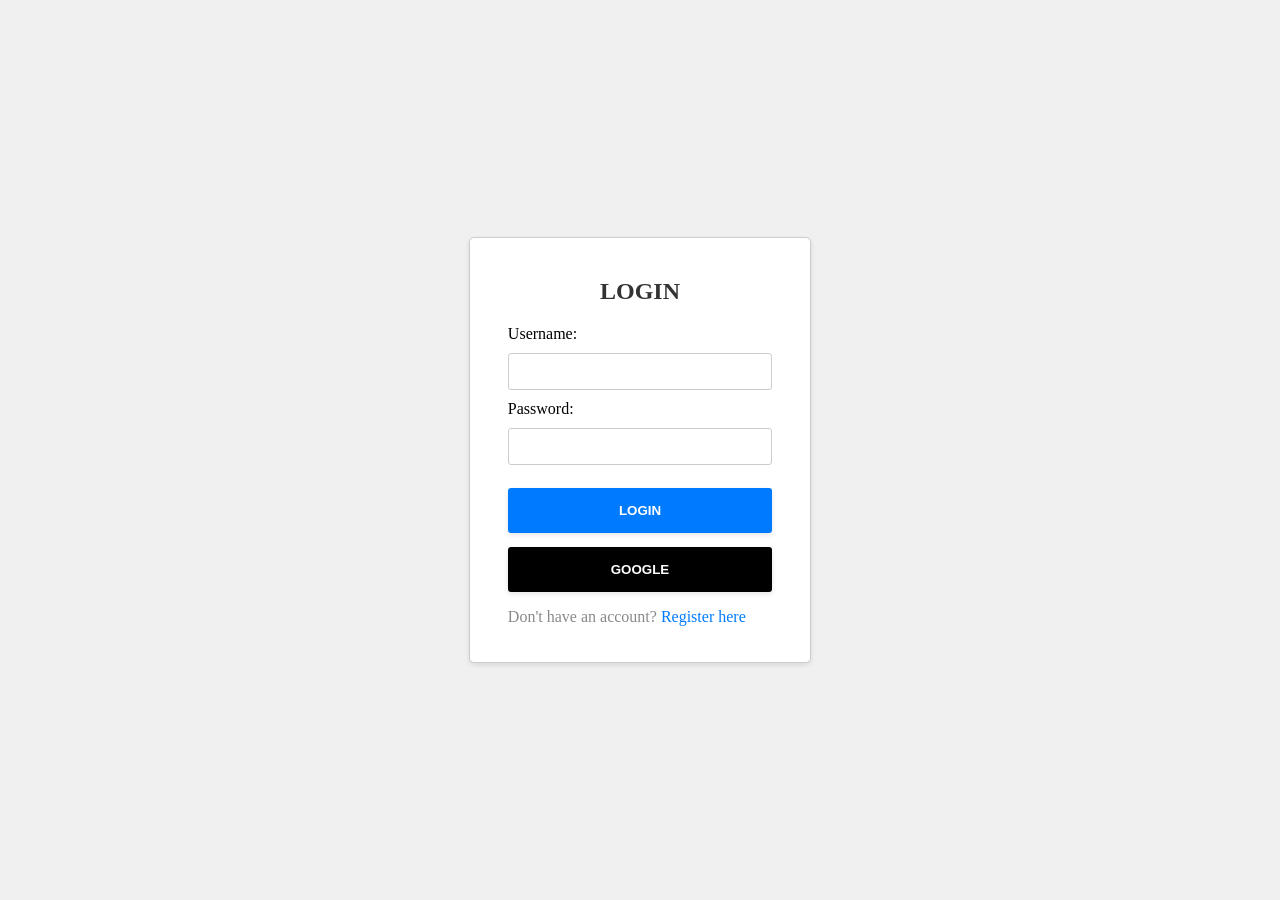
<file: FrontEnd/index.html>
<!DOCTYPE html>
<html lang="en">

<head>
    <meta charset="UTF-8">
    <meta name="viewport" content="width=device-width, initial-scale=1.0">
    <link rel="stylesheet" href="styles.css">
    <title>Login Page</title>
</head>

<body>

    <div class="container">
        <div class="loginContainer">
            <h2>LOGIN</h2>
            <form action="/login" method="post">
                <div>
                    <label for="username">Username:</label>
                    <input class="inputField" type="text" id="username" name="username" required>
                </div>
                <div>
                    <label for="password">Password:</label>
                    <input class="inputField" type="password" id="password" name="password" required>
                </div>
                <div>
                    <button class="loginButton btn-bg-blue" type="submit">Login</button>
                    <button class="loginButton bg-black" type="submit">Google</button>
                <div >
                    <div ></div>
                        <p style=" color: rgb(137, 137, 137);"> Don't have an account? <a href="register.html">Register here</a></p>
                </div>



                </div>
            </form>
        </div>
    </div>

</body>

</html>
</file>
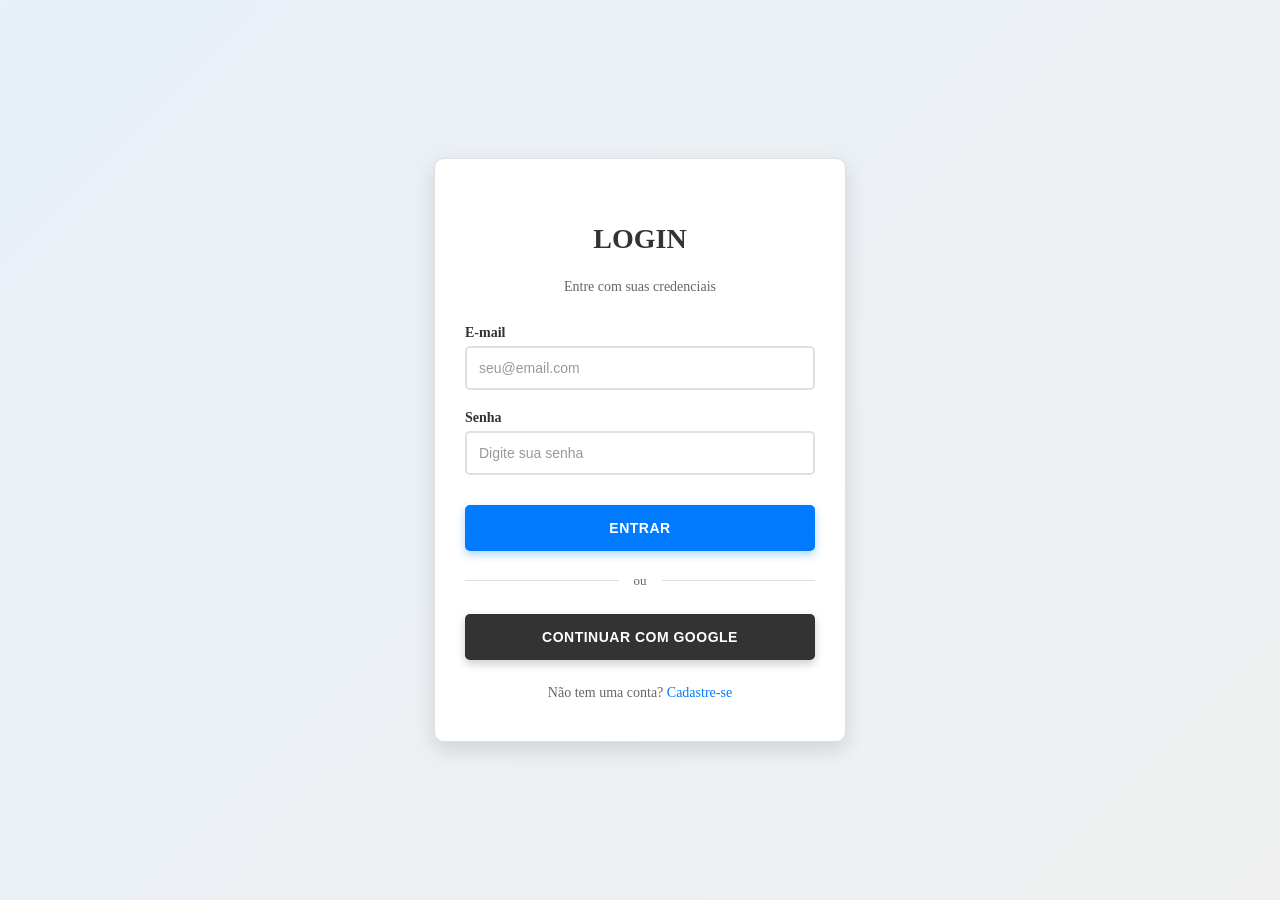
<file: FrontEnd/src/html/index.html>
<!DOCTYPE html>
<html lang="pt-BR">
<head>
    <meta charset="UTF-8">
    <meta name="viewport" content="width=device-width, initial-scale=1.0">
    <link rel="stylesheet" href="../styles/styles.css">
    <title>Login Page</title>
   
</head>
<body>
    <!-- Modal para loading -->
    <div id="loadingModal" class="modal">
        <div class="modal-content">
            <div class="loading-spinner"></div>
            <p>Fazendo login...</p>
        </div>
    </div>
    
    <div class="container">
        <div class="loginContainer">
            <h2>LOGIN</h2>
            <p class="subtitle">Entre com suas credenciais</p>
            
            <form id="loginForm" style="width: 100%;">
                <div class="inputGroup">
                    <label class="inputLabel" for="email">E-mail</label>
                    <input 
                        class="inputField" 
                        type="email" 
                        id="email" 
                        name="email" 
                        placeholder="seu@email.com"
                        required
                    >
                </div>
                
                <div class="inputGroup">
                    <label class="inputLabel" for="password">Senha</label>
                    <input 
                        class="inputField" 
                        type="password" 
                        id="password" 
                        name="password" 
                        placeholder="Digite sua senha"
                        required
                    >
                </div>
                
                <button class="loginButton btn-bg-blue" type="button" id="loginBtn">
                    Entrar
                </button>
                
                <div class="divider">
                    <span>ou</span>
                </div>
                
                <button class="loginButton bg-black" type="button" id="googleBtn">
                    Continuar com Google
                </button>
            </form>
            
            <div class="registerLink">
                Não tem uma conta? <a href="register.html">Cadastre-se</a>
            </div>
        </div>
    </div>
    
    <script type="module" src="../js/login/index.js"></script>
</body>
</html>
</file>
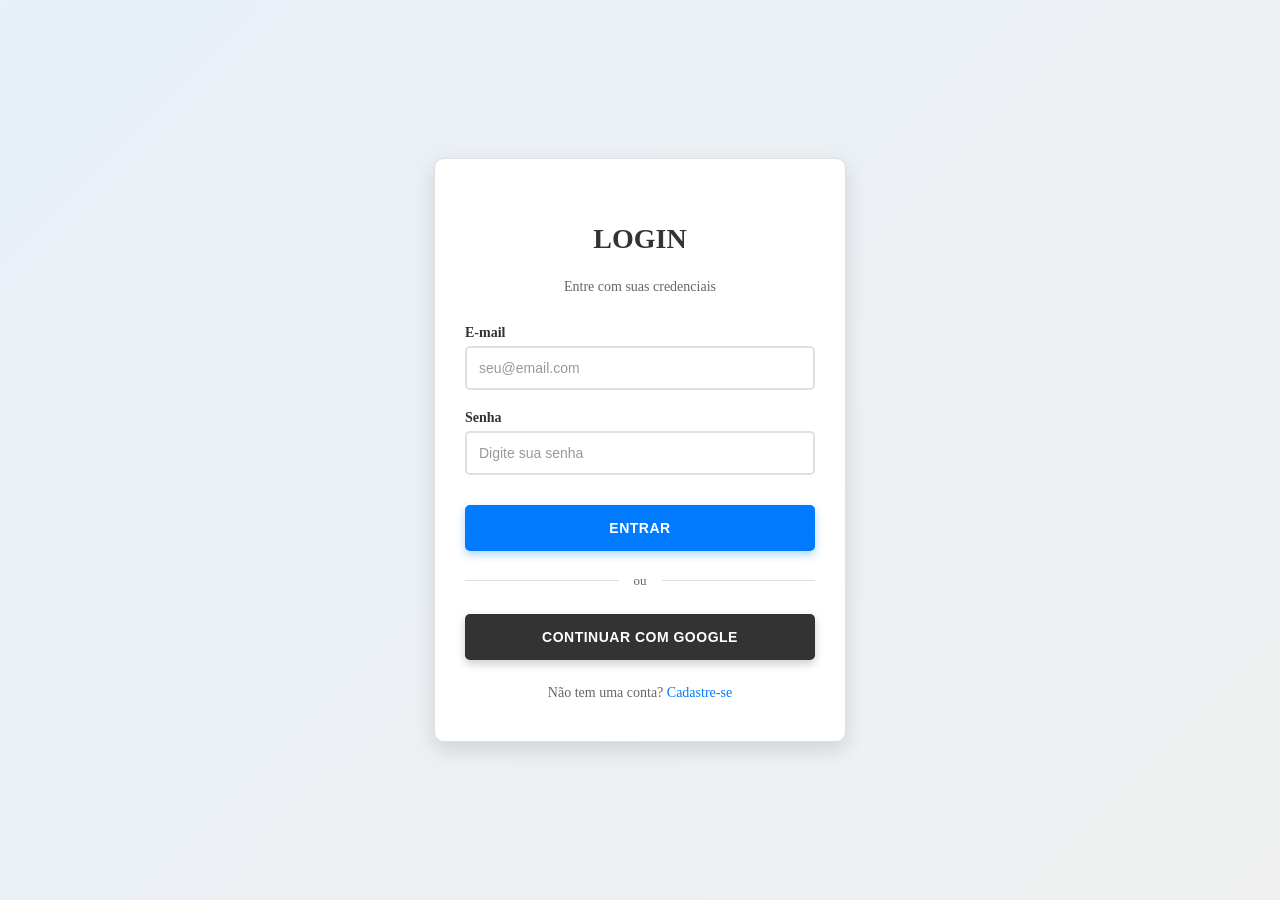
<file: FrontEnd/src/html/dashboard.html>
<!DOCTYPE html>
<html lang="en">
<head>
    <meta charset="UTF-8">
    <meta name="viewport" content="width=device-width, initial-scale=1.0">
    <link rel="stylesheet" href="../styles/dashboard.css">
    <title>Dashboard</title>
</head>
<body>
    <div class="dashboard-container">
        <div class="user-box">
            <h1 id="userName">John Doe</h1>
            <div class="button-group">
                <button id="deleteBtn" class="delete-btn">Deletar Conta</button>
                <button id="logoutBtn" class="logout-btn">Sair</button>
            </div>
        </div>
    </div>
<script src="../js/dashboard/dashboard.js" type="module"></script>
</body>
</html>
</file>
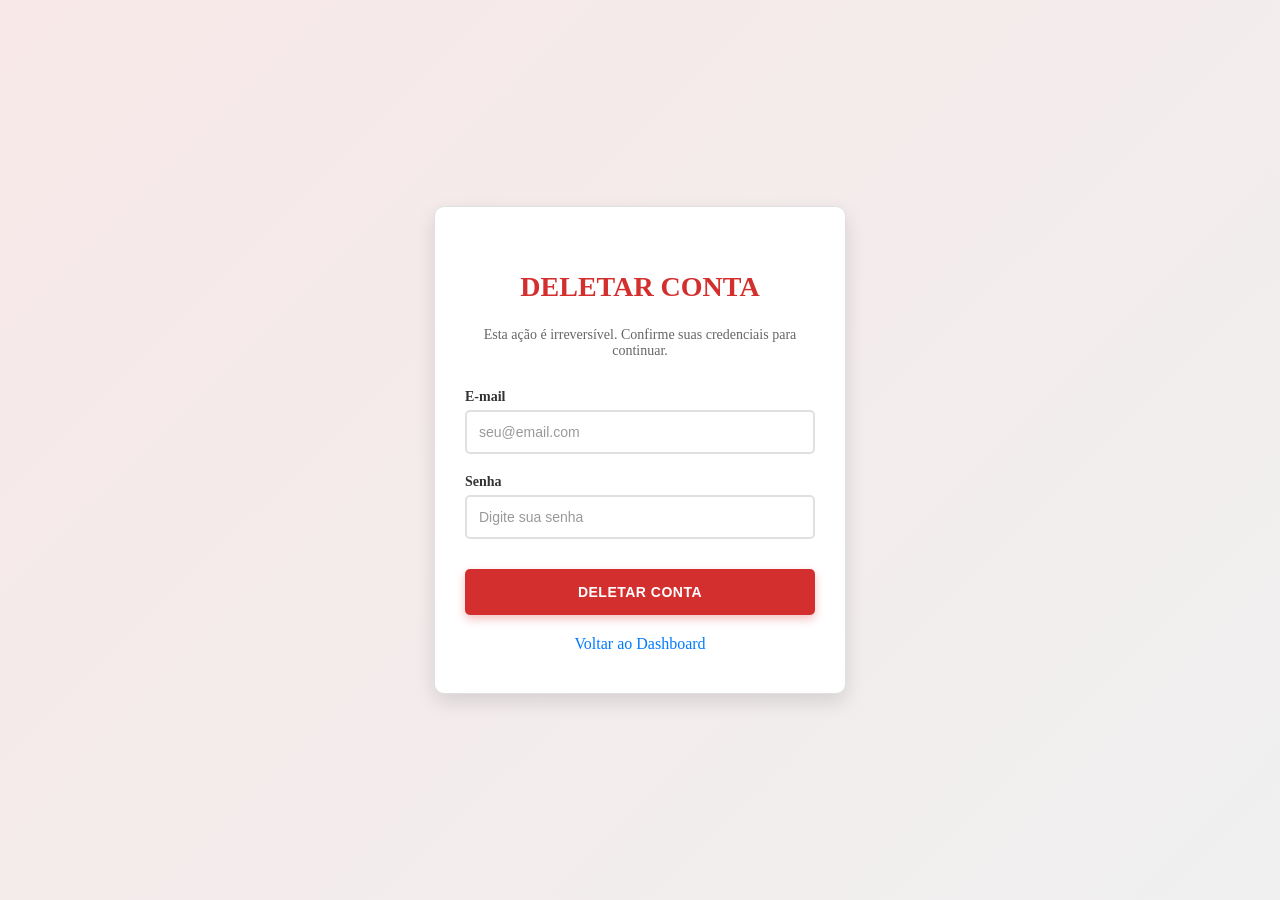
<file: FrontEnd/src/html/delete.html>
<!DOCTYPE html>
<html lang="pt-BR">
<head>
    <meta charset="UTF-8">
    <meta name="viewport" content="width=device-width, initial-scale=1.0">
    <link rel="stylesheet" href="../styles/delete.css">
    <title>Deletar Conta</title>
</head>
<body>
    <div id="loadingModal" class="modal">
        <div class="modal-content">
            <div class="loading-spinner"></div>
            <p>Deletando conta...</p>
        </div>
    </div>
    
    <div class="container">
        <div class="deleteContainer">
            <h2>DELETAR CONTA</h2>
            <p class="subtitle">Esta ação é irreversível. Confirme suas credenciais para continuar.</p>
            
            <form id="deleteForm" style="width: 100%;">
                <div class="inputGroup">
                    <label class="inputLabel" for="email">E-mail</label>
                    <input 
                        class="inputField" 
                        type="email" 
                        id="email" 
                        name="email" 
                        placeholder="seu@email.com"
                        required
                    >
                </div>
                
                <div class="inputGroup">
                    <label class="inputLabel" for="password">Senha</label>
                    <input 
                        class="inputField" 
                        type="password" 
                        id="password" 
                        name="password" 
                        placeholder="Digite sua senha"
                        required
                    >
                </div>
                
                <button class="deleteButton btn-bg-red" type="button" id="deleteBtn">
                    Deletar Conta
                </button>
            </form>
            
            <div class="backLink">
                <a href="dashboard.html">Voltar ao Dashboard</a>
            </div>
        </div>
    </div>
    
    <script type="module" src="../js/delete/delete.js"></script>
</body>
</html>
</file>
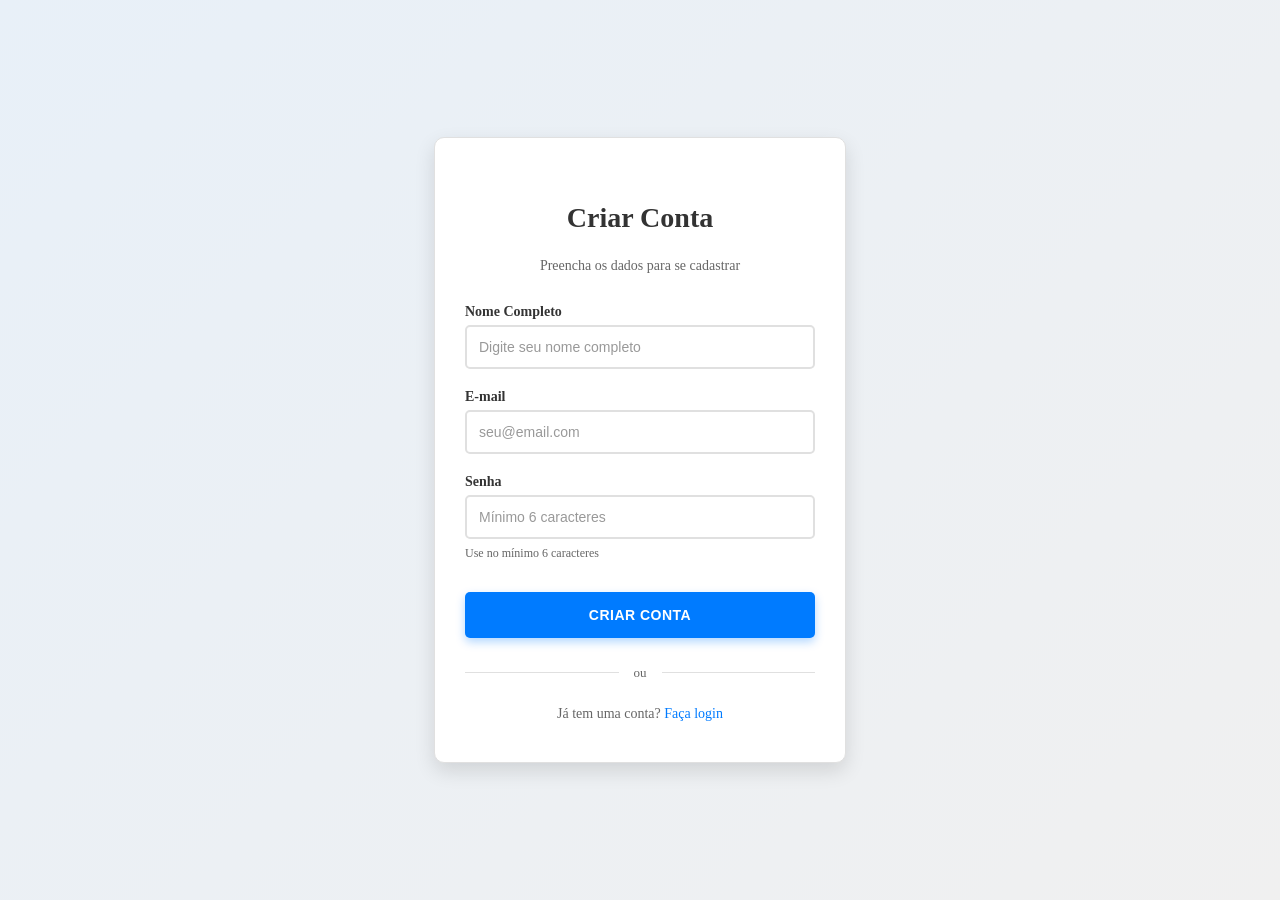
<file: FrontEnd/src/html/register.html>
<!DOCTYPE html>
<html lang="pt-BR">
<head>
    <meta charset="UTF-8">
    <meta name="viewport" content="width=device-width, initial-scale=1.0">
    <title>Criar Conta</title>
    <link rel="stylesheet" href="../styles/register.css">
</head>
<body>
    <div class="container">
        <div class="loginContainer">
            <h2>Criar Conta</h2>
            <p class="subtitle">Preencha os dados para se cadastrar</p>
            
            <form id="registerForm" style="width: 100%;">
                <div class="inputGroup">
                    <label class="inputLabel" for="name">Nome Completo</label>
                    <input 
                        type="text" 
                        id="name" 
                        class="inputField" 
                        placeholder="Digite seu nome completo"
                        required
                    >
                </div>
                
                <div class="inputGroup">
                    <label class="inputLabel" for="email">E-mail</label>
                    <input 
                        type="email" 
                        id="email" 
                        class="inputField" 
                        placeholder="seu@email.com"
                        required
                    >
                </div>
                
                <div class="inputGroup">
                    <label class="inputLabel" for="password">Senha</label>
                    <input 
                        type="password" 
                        id="password" 
                        class="inputField" 
                        placeholder="Mínimo 6 caracteres"
                        required
                        minlength="6"
                    >
                    <div class="passwordRequirements">
                        Use no mínimo 6 caracteres
                    </div>
                </div>
                
                <button type="submit" class="loginButton btn-bg-blue">
                    Criar Conta
                </button>
            </form>
            
            <div class="divider">
                <span>ou</span>
            </div>
            
            <div class="loginLink">
                Já tem uma conta? <a href="./index.html">Faça login</a>
            </div>
        </div>
    </div>
    
    <script type="module" src="../js/register/register.js"></script>
</body>
</html>
</file>
<file: FrontEnd/styles.css>
body, html{
  height: 100%;
    margin: 0;
    user-select: none;
}
a{
    text-decoration: none;
    color: #007BFF;
}
.container {
    height: 100%;
    width:  100%;
    display: flex;
    justify-content: center;
    align-items: center;
    background-color: #f0f0f0;


}

.loginContainer {
    align-items: center;
    display: flex;
    flex-direction: column;
    width: 300px;
    padding: 20px;
    border: 1px solid #ccc;
    border-radius: 5px;
    background-color: #fff;
    box-shadow: 0 2px 5px rgba(0, 0, 0, 0.1);
}
.loginContainer h2 {
    margin-bottom: 20px;
    color: #333;
    font-weight: bold;
    font-family: 'Times New Roman', Times, serif
}

.inputField {
    width: 100%;
    padding: 10px;
    margin: 10px 0;
    border: 1px solid #ccc;
    border-radius: 3px;
    box-sizing: border-box;
}

.loginButton {
    width: 100%;
    padding: 15px;
    color: white;
    border: none;
    border-radius: 3px;
    cursor: pointer;
        box-shadow: 0 2px 5px rgba(0, 0, 0, 0.1);
        text-transform: uppercase;
        font-weight: bold;
        margin-top: 1em;

}
.btn-bg-blue:hover {
    background-color: #1066cc;
}
.bg-black {
    background-color: black;
}
.bg-white {
    background-color: white;
}
.btn-bg-blue {
    background-color: #007BFF;
}
</file>
<file: FrontEnd/src/styles/styles.css>
body, html {
            height: 100%;
            margin: 0;
            user-select: none;
            font-family: 'Times New Roman', Times, serif;
        }
        
        a {
            text-decoration: none;
            color: #007BFF;
            transition: color 0.3s ease;
        }
        
        a:hover {
            color: #1066cc;
        }
        
        .container {
            height: 100%;
            width: 100%;
            display: flex;
            justify-content: center;
            align-items: center;
            background: linear-gradient(135deg, #e8f0f8 0%, #f0f0f0 100%);
        }
        
        .loginContainer {
            align-items: center;
            display: flex;
            flex-direction: column;
            width: 350px;
            padding: 40px 30px;
            border: 1px solid #e0e0e0;
            border-radius: 10px;
            background-color: #fff;
            box-shadow: 0 8px 20px rgba(0, 0, 0, 0.12);
        }
        
        .loginContainer h2 {
            margin-bottom: 10px;
            color: #333;
            font-weight: bold;
            font-size: 28px;
        }
        
        .subtitle {
            color: #666;
            font-size: 14px;
            margin-bottom: 30px;
            text-align: center;
        }
        
        .inputGroup {
            width: 100%;
            margin-bottom: 20px;
        }
        
        .inputLabel {
            display: block;
            margin-bottom: 5px;
            color: #333;
            font-size: 14px;
            font-weight: 600;
        }
        
        .inputField {
            width: 100%;
            padding: 12px;
            border: 2px solid #e0e0e0;
            border-radius: 5px;
            box-sizing: border-box;
            font-size: 14px;
            transition: all 0.3s ease;
        }
        
        .inputField:focus {
            outline: none;
            border-color: #007BFF;
            box-shadow: 0 0 0 3px rgba(0, 123, 255, 0.1);
        }
        
        .inputField::placeholder {
            color: #999;
        }
        
        .loginButton {
            width: 100%;
            padding: 15px;
            color: white;
            border: none;
            border-radius: 5px;
            cursor: pointer;
            text-transform: uppercase;
            font-weight: bold;
            font-size: 14px;
            letter-spacing: 0.5px;
            margin-top: 10px;
            transition: all 0.3s ease;
        }
        
        .btn-bg-blue {
            background-color: #007BFF;
            box-shadow: 0 4px 10px rgba(0, 123, 255, 0.3);
        }
        
        .btn-bg-blue:hover {
            background-color: #1066cc;
            box-shadow: 0 6px 15px rgba(0, 123, 255, 0.4);
            transform: translateY(-2px);
        }
        
        .bg-black {
            background-color: #333;
            box-shadow: 0 4px 10px rgba(0, 0, 0, 0.2);
        }
        
        .bg-black:hover {
            background-color: #000;
            box-shadow: 0 6px 15px rgba(0, 0, 0, 0.3);
            transform: translateY(-2px);
        }
        
        .loginButton:active {
            transform: translateY(0);
        }
        
        .divider {
            width: 100%;
            text-align: center;
            margin: 20px 0 15px;
            position: relative;
        }
        
        .divider::before {
            content: '';
            position: absolute;
            left: 0;
            top: 50%;
            width: 100%;
            height: 1px;
            background-color: #e0e0e0;
        }
        
        .divider span {
            background-color: white;
            padding: 0 15px;
            position: relative;
            color: #666;
            font-size: 13px;
        }
        
        .registerLink {
            text-align: center;
            font-size: 14px;
            color: #666;
            margin-top: 25px;
        }
        
        .modal {
            display: none;
            position: fixed;
            z-index: 1000;
            left: 0;
            top: 0;
            width: 100%;
            height: 100%;
            background-color: rgba(0, 0, 0, 0.5);
            backdrop-filter: blur(3px);
        }
        
        .modal-content {
            background-color: white;
            margin: 15% auto;
            padding: 30px;
            border-radius: 10px;
            width: 300px;
            text-align: center;
            box-shadow: 0 8px 20px rgba(0, 0, 0, 0.3);
        }
        
        .loading-spinner {
            border: 4px solid #f3f3f3;
            border-top: 4px solid #007bff;
            border-radius: 50%;
            width: 50px;
            height: 50px;
            animation: spin 1s linear infinite;
            margin: 0 auto 20px;
        }
        
        .modal-content p {
            color: #333;
            font-size: 16px;
            font-weight: 600;
        }
        
        @keyframes spin {
            0% { transform: rotate(0deg); }
            100% { transform: rotate(360deg); }
        }
</file>
<file: FrontEnd/src/styles/dashboard.css>
body, html {
    height: 100%;
    margin: 0;
    font-family: 'Times New Roman', Times, serif;
    user-select: none;
}

.dashboard-container {
    height: 100%;
    width: 100%;
    display: flex;
    justify-content: center;
    align-items: center;
    background: linear-gradient(135deg, #e8f0f8 0%, #f0f0f0 100%);
}

.user-box {
    display: flex;
    flex-direction: column;
    align-items: center;
    padding: 50px 60px;
    border: 1px solid #e0e0e0;
    border-radius: 10px;
    background-color: #fff;
    box-shadow: 0 8px 20px rgba(0, 0, 0, 0.12);
}

.user-box h1 {
    margin: 0 0 30px 0;
    color: #333;
    font-size: 32px;
    font-weight: bold;
}

.button-group {
    display: flex;
    gap: 15px;
}

.logout-btn, .delete-btn {
    padding: 12px 30px;
    border: none;
    border-radius: 5px;
    cursor: pointer;
    font-weight: bold;
    font-size: 14px;
    text-transform: uppercase;
    letter-spacing: 0.5px;
    transition: all 0.3s ease;
}

.logout-btn {
    background-color: #007BFF;
    color: white;
    box-shadow: 0 4px 10px rgba(0, 123, 255, 0.3);
}

.logout-btn:hover {
    background-color: #1066cc;
    box-shadow: 0 6px 15px rgba(0, 123, 255, 0.4);
    transform: translateY(-2px);
}

.delete-btn {
    background-color: #d32f2f;
    color: white;
    box-shadow: 0 4px 10px rgba(211, 47, 47, 0.3);
}

.delete-btn:hover {
    background-color: #b71c1c;
    box-shadow: 0 6px 15px rgba(211, 47, 47, 0.4);
    transform: translateY(-2px);
}

.logout-btn:active, .delete-btn:active {
    transform: translateY(0);
}
</file>
<file: FrontEnd/src/styles/delete.css>
body, html {
    height: 100%;
    margin: 0;
    user-select: none;
    font-family: 'Times New Roman', Times, serif;
}

a {
    text-decoration: none;
    color: #007BFF;
    transition: color 0.3s ease;
}

a:hover {
    color: #1066cc;
}

.container {
    height: 100%;
    width: 100%;
    display: flex;
    justify-content: center;
    align-items: center;
    background: linear-gradient(135deg, #f8e8e8 0%, #f0f0f0 100%);
}

.deleteContainer {
    align-items: center;
    display: flex;
    flex-direction: column;
    width: 350px;
    padding: 40px 30px;
    border: 1px solid #e0e0e0;
    border-radius: 10px;
    background-color: #fff;
    box-shadow: 0 8px 20px rgba(0, 0, 0, 0.12);
}

.deleteContainer h2 {
    margin-bottom: 10px;
    color: #d32f2f;
    font-weight: bold;
    font-size: 28px;
}

.subtitle {
    color: #666;
    font-size: 14px;
    margin-bottom: 30px;
    text-align: center;
}

.inputGroup {
    width: 100%;
    margin-bottom: 20px;
}

.inputLabel {
    display: block;
    margin-bottom: 5px;
    color: #333;
    font-size: 14px;
    font-weight: 600;
}

.inputField {
    width: 100%;
    padding: 12px;
    border: 2px solid #e0e0e0;
    border-radius: 5px;
    box-sizing: border-box;
    font-size: 14px;
    transition: all 0.3s ease;
}

.inputField:focus {
    outline: none;
    border-color: #d32f2f;
    box-shadow: 0 0 0 3px rgba(211, 47, 47, 0.1);
}

.inputField::placeholder {
    color: #999;
}

.deleteButton {
    width: 100%;
    padding: 15px;
    color: white;
    border: none;
    border-radius: 5px;
    cursor: pointer;
    text-transform: uppercase;
    font-weight: bold;
    font-size: 14px;
    letter-spacing: 0.5px;
    margin-top: 10px;
    transition: all 0.3s ease;
}

.btn-bg-red {
    background-color: #d32f2f;
    box-shadow: 0 4px 10px rgba(211, 47, 47, 0.3);
}

.btn-bg-red:hover {
    background-color: #b71c1c;
    box-shadow: 0 6px 15px rgba(211, 47, 47, 0.4);
    transform: translateY(-2px);
}

.deleteButton:active {
    transform: translateY(0);
}

.backLink {
    margin-top: 20px;
    text-align: center;
}

.modal {
    display: none;
    position: fixed;
    z-index: 1000;
    left: 0;
    top: 0;
    width: 100%;
    height: 100%;
    background-color: rgba(0, 0, 0, 0.5);
    justify-content: center;
    align-items: center;
}

.modal-content {
    background-color: white;
    padding: 30px;
    border-radius: 10px;
    text-align: center;
    box-shadow: 0 4px 20px rgba(0, 0, 0, 0.2);
}

.loading-spinner {
    border: 4px solid #f3f3f3;
    border-top: 4px solid #d32f2f;
    border-radius: 50%;
    width: 40px;
    height: 40px;
    animation: spin 1s linear infinite;
    margin: 0 auto 15px;
}

@keyframes spin {
    0% { transform: rotate(0deg); }
    100% { transform: rotate(360deg); }
}
</file>
<file: FrontEnd/src/styles/register.css>
body, html {
            height: 100%;
            margin: 0;
            user-select: none;
            font-family: 'Times New Roman', Times, serif;
        }
        
        a {
            text-decoration: none;
            color: #007BFF;
            transition: color 0.3s ease;
        }
        
        a:hover {
            color: #1066cc;
        }
        
        .container {
            height: 100%;
            width: 100%;
            display: flex;
            justify-content: center;
            align-items: center;
            background: linear-gradient(135deg, #e8f0f8 0%, #f0f0f0 100%);
        }
        
        .loginContainer {
            align-items: center;
            display: flex;
            flex-direction: column;
            width: 350px;
            padding: 40px 30px;
            border: 1px solid #e0e0e0;
            border-radius: 10px;
            background-color: #fff;
            box-shadow: 0 8px 20px rgba(0, 0, 0, 0.12);
        }
        
        .loginContainer h2 {
            margin-bottom: 10px;
            color: #333;
            font-weight: bold;
            font-size: 28px;
        }
        
        .subtitle {
            color: #666;
            font-size: 14px;
            margin-bottom: 30px;
            text-align: center;
        }
        
        .inputGroup {
            width: 100%;
            margin-bottom: 20px;
        }
        
        .inputLabel {
            display: block;
            margin-bottom: 5px;
            color: #333;
            font-size: 14px;
            font-weight: 600;
        }
        
        .inputField {
            width: 100%;
            padding: 12px;
            border: 2px solid #e0e0e0;
            border-radius: 5px;
            box-sizing: border-box;
            font-size: 14px;
            transition: all 0.3s ease;
        }
        
        .inputField:focus {
            outline: none;
            border-color: #007BFF;
            box-shadow: 0 0 0 3px rgba(0, 123, 255, 0.1);
        }
        
        .inputField::placeholder {
            color: #999;
        }
        
        .loginButton {
            width: 100%;
            padding: 15px;
            color: white;
            border: none;
            border-radius: 5px;
            cursor: pointer;
            box-shadow: 0 4px 10px rgba(0, 123, 255, 0.3);
            text-transform: uppercase;
            font-weight: bold;
            font-size: 14px;
            letter-spacing: 0.5px;
            margin-top: 10px;
            transition: all 0.3s ease;
        }
        
        .btn-bg-blue {
            background-color: #007BFF;
        }
        
        .btn-bg-blue:hover {
            background-color: #1066cc;
            box-shadow: 0 6px 15px rgba(0, 123, 255, 0.4);
            transform: translateY(-2px);
        }
        
        .btn-bg-blue:active {
            transform: translateY(0);
        }
        
        .divider {
            width: 100%;
            text-align: center;
            margin: 25px 0;
            position: relative;
        }
        
        .divider::before {
            content: '';
            position: absolute;
            left: 0;
            top: 50%;
            width: 100%;
            height: 1px;
            background-color: #e0e0e0;
        }
        
        .divider span {
            background-color: white;
            padding: 0 15px;
            position: relative;
            color: #666;
            font-size: 13px;
        }
        
        .loginLink {
            text-align: center;
            font-size: 14px;
            color: #666;
        }
        
        .passwordRequirements {
            font-size: 12px;
            color: #666;
            margin-top: 5px;
            line-height: 1.5;
        }
</file>
